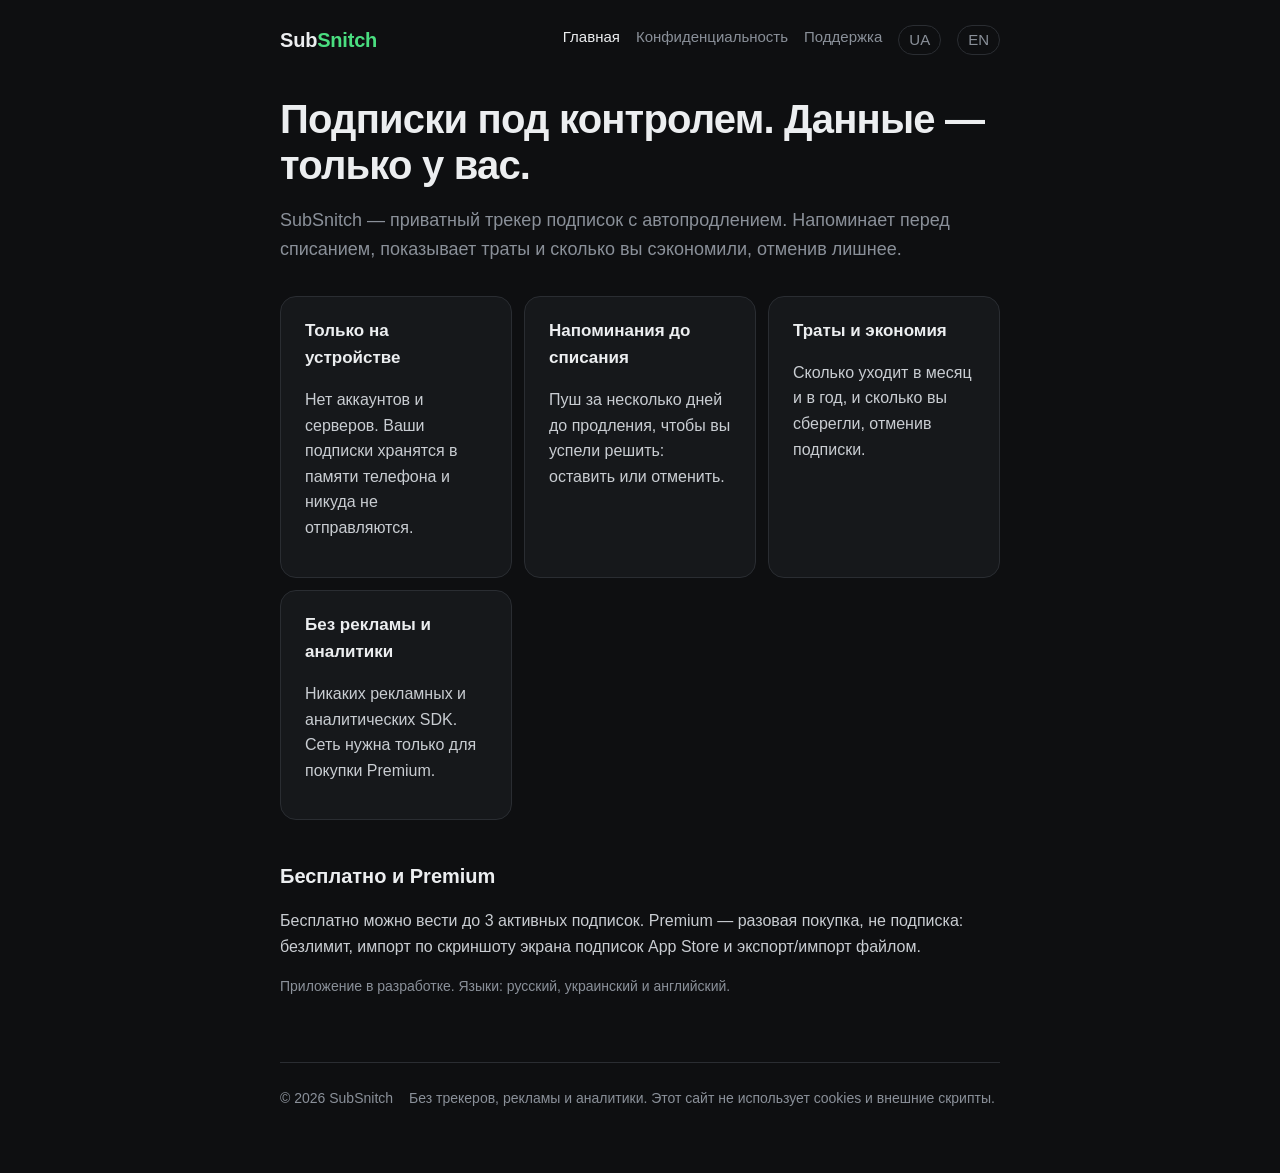
<file: index.html>
<!doctype html>
<html lang="ru">
<head>
<meta charset="utf-8">
<meta name="viewport" content="width=device-width, initial-scale=1, viewport-fit=cover">
<meta http-equiv="Content-Security-Policy" content="default-src 'none'; style-src 'self'; img-src 'self' data:; base-uri 'none'; form-action 'none'">
<meta name="referrer" content="no-referrer">
<meta name="description" content="Приватный трекер подписок с автопродлением. Всё хранится только на вашем устройстве.">
<meta name="color-scheme" content="dark">
<title>SubSnitch — приватный трекер подписок</title>
<link rel="stylesheet" href="style.css">
</head>
<body>
<div class="wrap">
  <header>
    <a class="logo" href="index.html">Sub<span>Snitch</span></a>
    <nav>
      <a href="index.html" aria-current="page">Главная</a>
      <a href="privacy.html">Конфиденциальность</a>
      <a href="support.html">Поддержка</a>
      <a class="lang" href="ua/index.html" hreflang="uk">UA</a>
      <a class="lang" href="en/index.html" hreflang="en">EN</a>
    </nav>
  </header>
  <main>
    <h1>Подписки под контролем. Данные — только у вас.</h1>
    <p class="lead">SubSnitch — приватный трекер подписок с автопродлением. Напоминает перед списанием, показывает траты и сколько вы сэкономили, отменив лишнее.</p>
    <div class="grid">
      <div class="card"><h3>Только на устройстве</h3><p>Нет аккаунтов и серверов. Ваши подписки хранятся в памяти телефона и никуда не отправляются.</p></div>
      <div class="card"><h3>Напоминания до списания</h3><p>Пуш за несколько дней до продления, чтобы вы успели решить: оставить или отменить.</p></div>
      <div class="card"><h3>Траты и экономия</h3><p>Сколько уходит в месяц и в год, и сколько вы сберегли, отменив подписки.</p></div>
      <div class="card"><h3>Без рекламы и аналитики</h3><p>Никаких рекламных и аналитических SDK. Сеть нужна только для покупки Premium.</p></div>
    </div>
    <h2>Бесплатно и Premium</h2>
    <p>Бесплатно можно вести до 3 активных подписок. Premium — разовая покупка, не подписка: безлимит, импорт по скриншоту экрана подписок App Store и экспорт/импорт файлом.</p>
    <p class="muted">Приложение в разработке. Языки: русский, украинский и английский.</p>
  </main>
  <footer>
    <span>© 2026 SubSnitch</span>
    <span>Без трекеров, рекламы и аналитики. Этот сайт не использует cookies и внешние скрипты.</span>
  </footer>
</div>
</body>
</html>
</file>
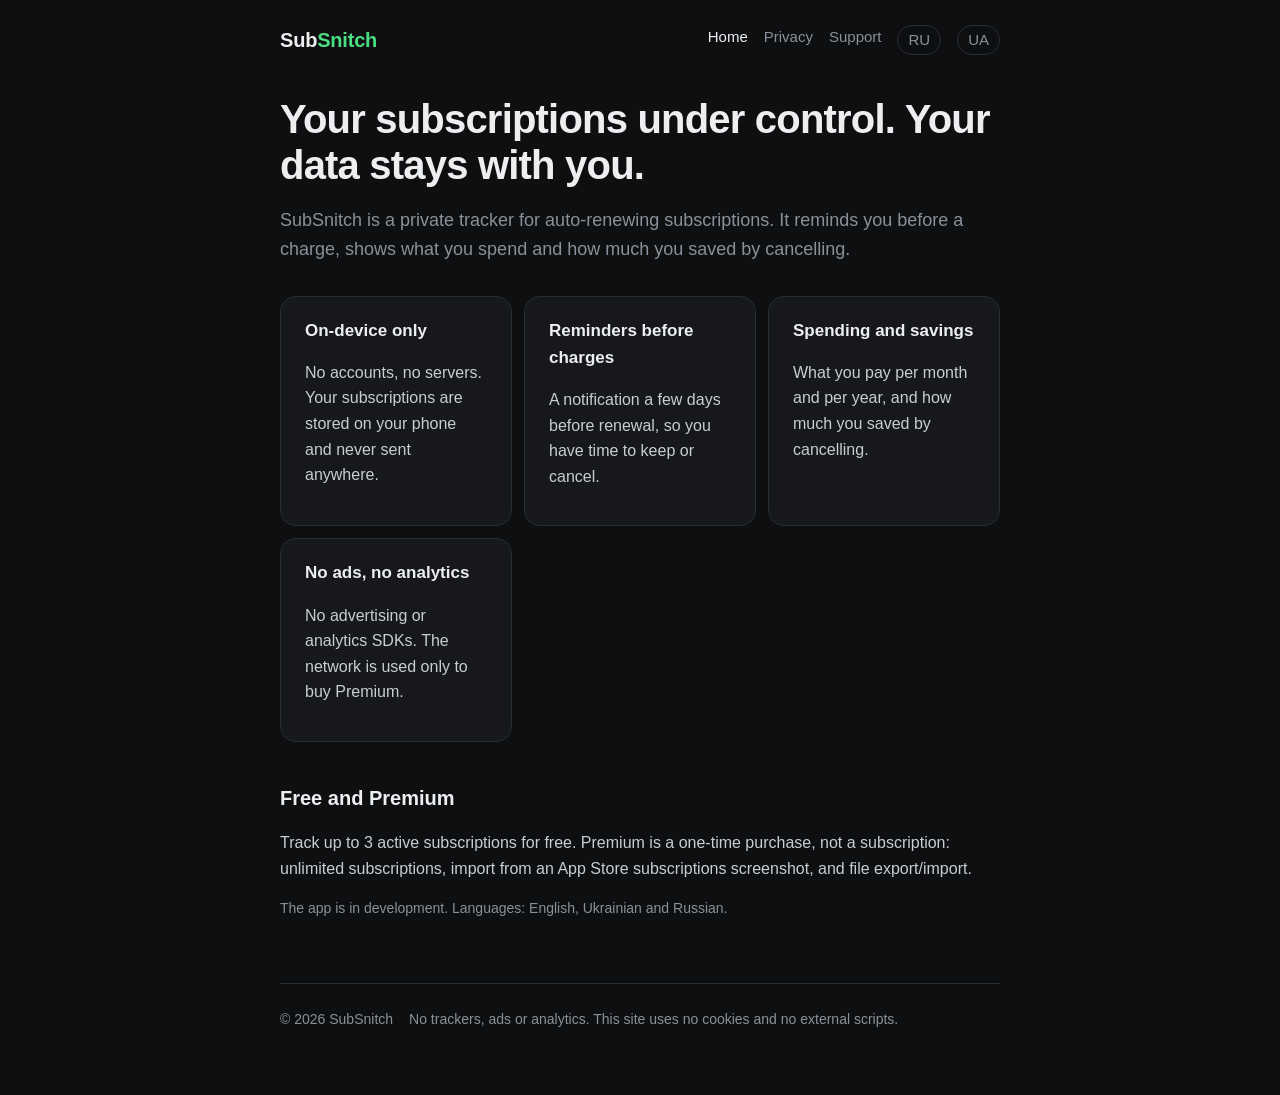
<file: en/index.html>
<!doctype html>
<html lang="en">
<head>
<meta charset="utf-8">
<meta name="viewport" content="width=device-width, initial-scale=1, viewport-fit=cover">
<meta http-equiv="Content-Security-Policy" content="default-src 'none'; style-src 'self'; img-src 'self' data:; base-uri 'none'; form-action 'none'">
<meta name="referrer" content="no-referrer">
<meta name="description" content="A private tracker for auto-renewing subscriptions. Everything stays on your device.">
<meta name="color-scheme" content="dark">
<title>SubSnitch — private subscription tracker</title>
<link rel="stylesheet" href="../style.css">
</head>
<body>
<div class="wrap">
  <header>
    <a class="logo" href="index.html">Sub<span>Snitch</span></a>
    <nav>
      <a href="index.html" aria-current="page">Home</a>
      <a href="privacy.html">Privacy</a>
      <a href="support.html">Support</a>
      <a class="lang" href="../index.html" hreflang="ru">RU</a>
      <a class="lang" href="../ua/index.html" hreflang="uk">UA</a>
    </nav>
  </header>
  <main>
    <h1>Your subscriptions under control. Your data stays with you.</h1>
    <p class="lead">SubSnitch is a private tracker for auto-renewing subscriptions. It reminds you before a charge, shows what you spend and how much you saved by cancelling.</p>
    <div class="grid">
      <div class="card"><h3>On-device only</h3><p>No accounts, no servers. Your subscriptions are stored on your phone and never sent anywhere.</p></div>
      <div class="card"><h3>Reminders before charges</h3><p>A notification a few days before renewal, so you have time to keep or cancel.</p></div>
      <div class="card"><h3>Spending and savings</h3><p>What you pay per month and per year, and how much you saved by cancelling.</p></div>
      <div class="card"><h3>No ads, no analytics</h3><p>No advertising or analytics SDKs. The network is used only to buy Premium.</p></div>
    </div>
    <h2>Free and Premium</h2>
    <p>Track up to 3 active subscriptions for free. Premium is a one-time purchase, not a subscription: unlimited subscriptions, import from an App Store subscriptions screenshot, and file export/import.</p>
    <p class="muted">The app is in development. Languages: English, Ukrainian and Russian.</p>
  </main>
  <footer>
    <span>© 2026 SubSnitch</span>
    <span>No trackers, ads or analytics. This site uses no cookies and no external scripts.</span>
  </footer>
</div>
</body>
</html>
</file>
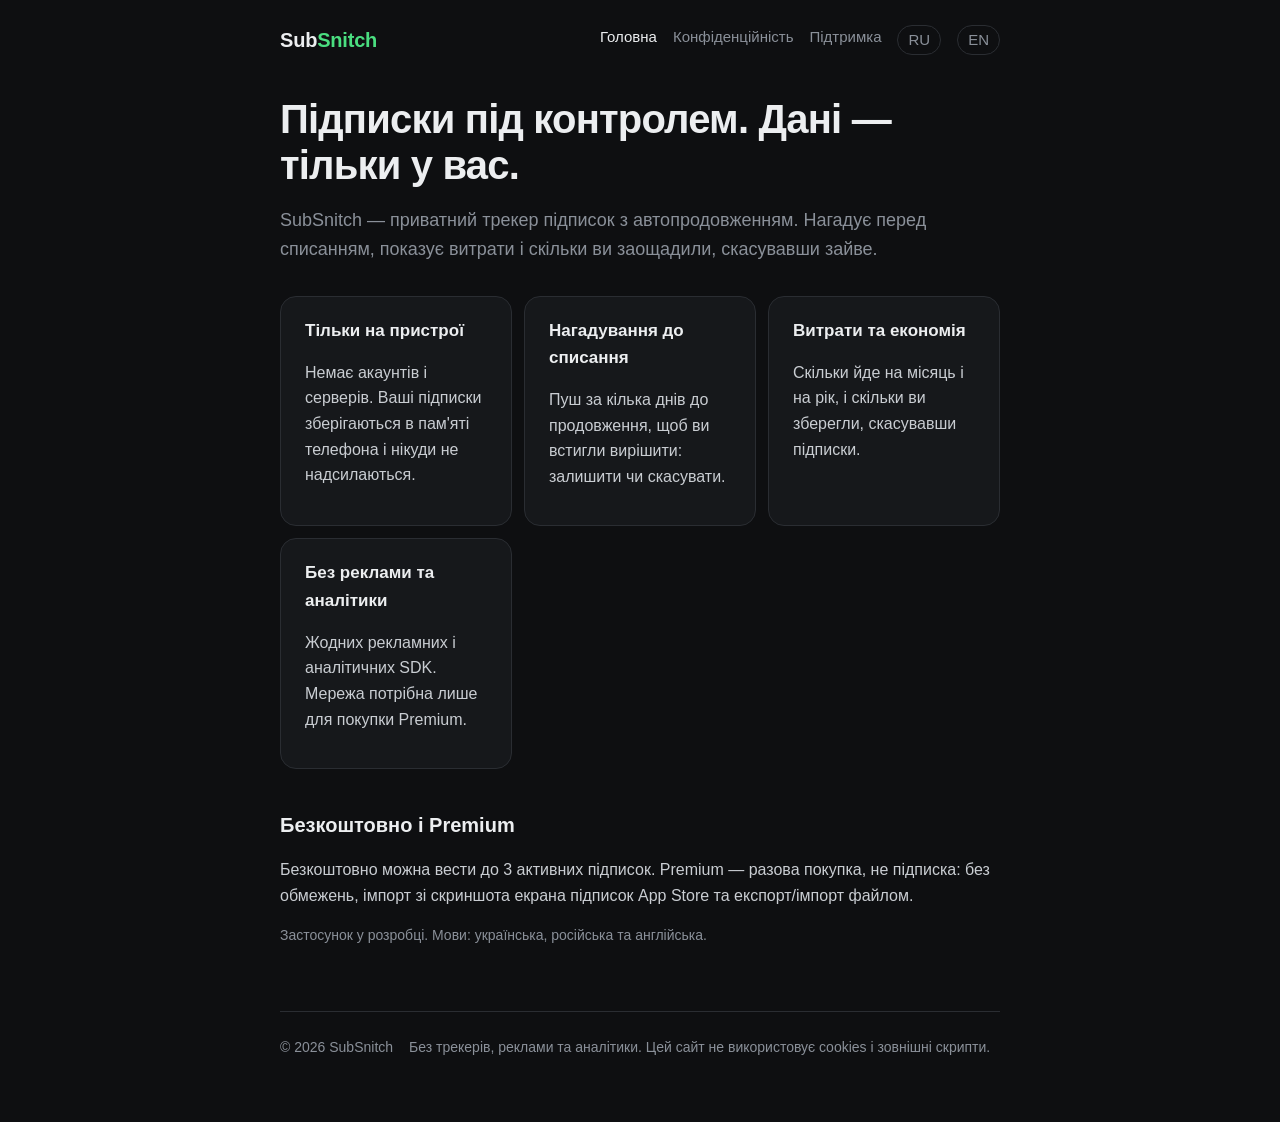
<file: ua/index.html>
<!doctype html>
<html lang="uk">
<head>
<meta charset="utf-8">
<meta name="viewport" content="width=device-width, initial-scale=1, viewport-fit=cover">
<meta http-equiv="Content-Security-Policy" content="default-src 'none'; style-src 'self'; img-src 'self' data:; base-uri 'none'; form-action 'none'">
<meta name="referrer" content="no-referrer">
<meta name="description" content="Приватний трекер підписок з автопродовженням. Усе зберігається тільки на вашому пристрої.">
<meta name="color-scheme" content="dark">
<title>SubSnitch — приватний трекер підписок</title>
<link rel="stylesheet" href="../style.css">
</head>
<body>
<div class="wrap">
  <header>
    <a class="logo" href="index.html">Sub<span>Snitch</span></a>
    <nav>
      <a href="index.html" aria-current="page">Головна</a>
      <a href="privacy.html">Конфіденційність</a>
      <a href="support.html">Підтримка</a>
      <a class="lang" href="../index.html" hreflang="ru">RU</a>
      <a class="lang" href="../en/index.html" hreflang="en">EN</a>
    </nav>
  </header>
  <main>
    <h1>Підписки під контролем. Дані — тільки у вас.</h1>
    <p class="lead">SubSnitch — приватний трекер підписок з автопродовженням. Нагадує перед списанням, показує витрати і скільки ви заощадили, скасувавши зайве.</p>
    <div class="grid">
      <div class="card"><h3>Тільки на пристрої</h3><p>Немає акаунтів і серверів. Ваші підписки зберігаються в пам'яті телефона і нікуди не надсилаються.</p></div>
      <div class="card"><h3>Нагадування до списання</h3><p>Пуш за кілька днів до продовження, щоб ви встигли вирішити: залишити чи скасувати.</p></div>
      <div class="card"><h3>Витрати та економія</h3><p>Скільки йде на місяць і на рік, і скільки ви зберегли, скасувавши підписки.</p></div>
      <div class="card"><h3>Без реклами та аналітики</h3><p>Жодних рекламних і аналітичних SDK. Мережа потрібна лише для покупки Premium.</p></div>
    </div>
    <h2>Безкоштовно і Premium</h2>
    <p>Безкоштовно можна вести до 3 активних підписок. Premium — разова покупка, не підписка: без обмежень, імпорт зі скриншота екрана підписок App Store та експорт/імпорт файлом.</p>
    <p class="muted">Застосунок у розробці. Мови: українська, російська та англійська.</p>
  </main>
  <footer>
    <span>© 2026 SubSnitch</span>
    <span>Без трекерів, реклами та аналітики. Цей сайт не використовує cookies і зовнішні скрипти.</span>
  </footer>
</div>
</body>
</html>
</file>
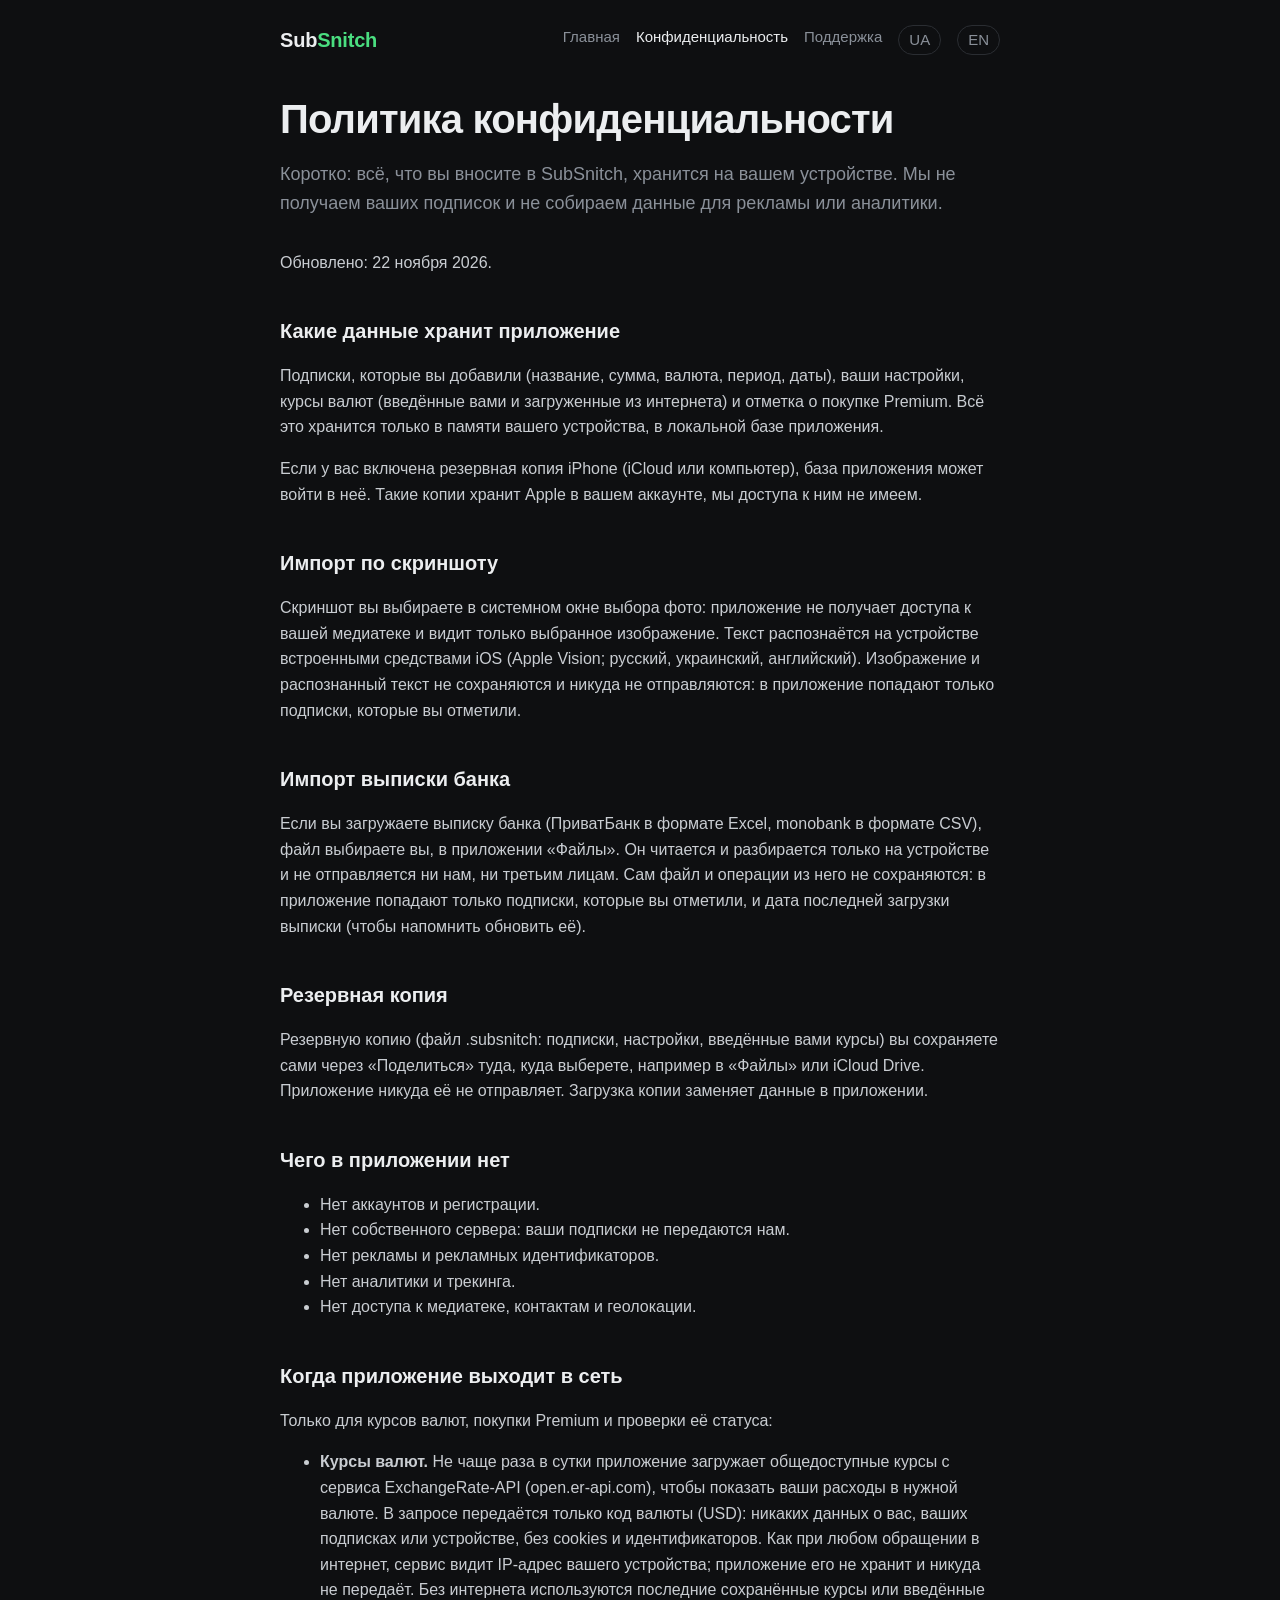
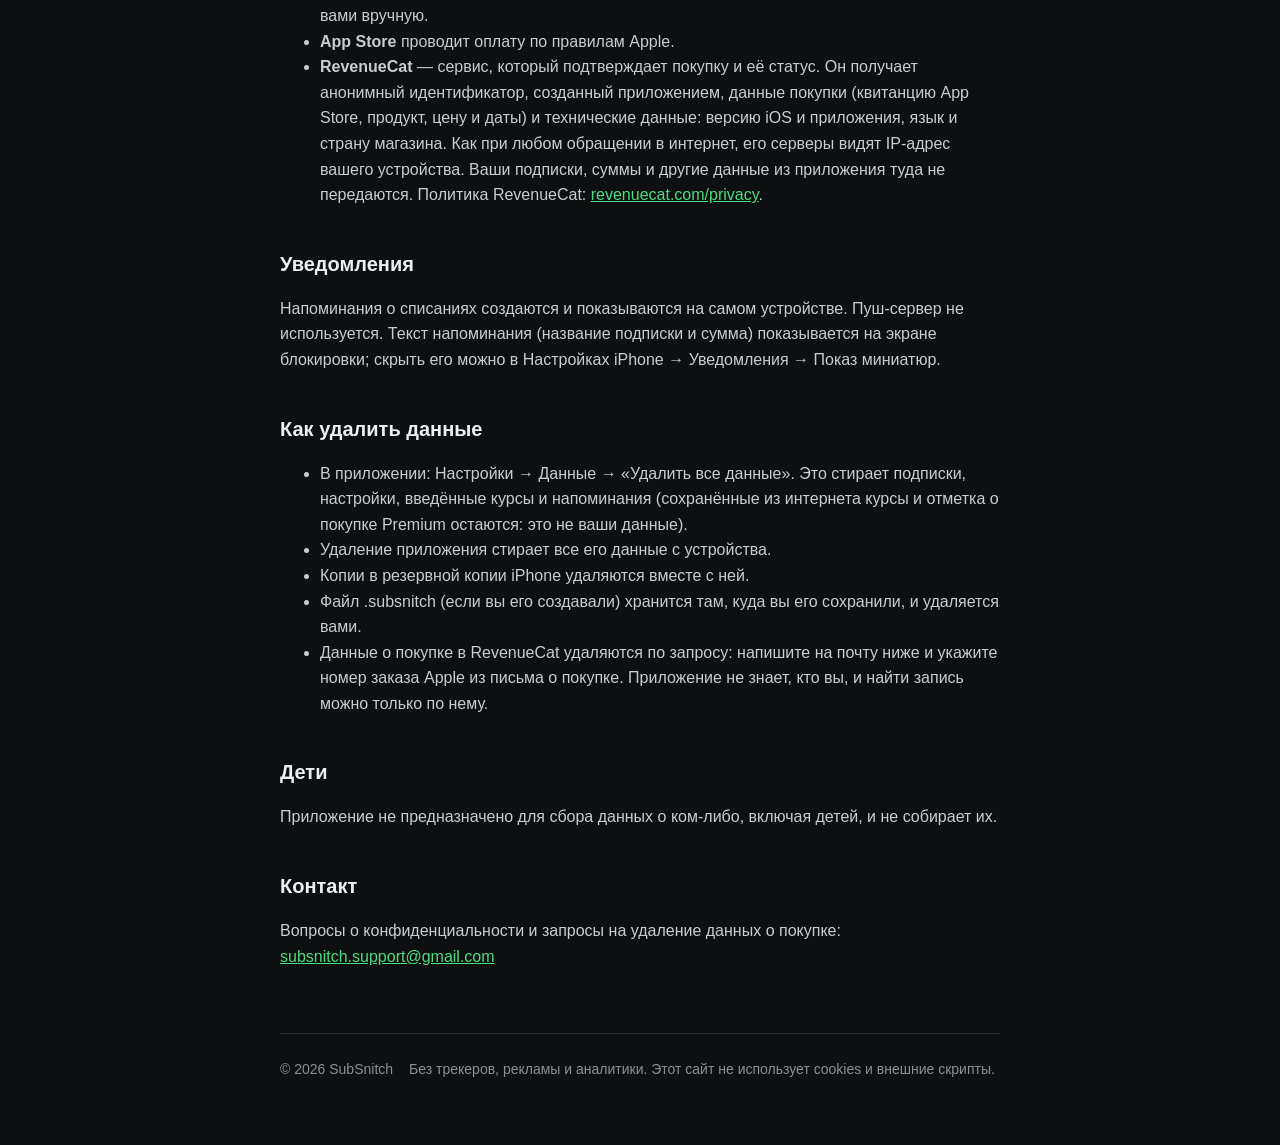
<file: privacy.html>
<!doctype html>
<html lang="ru">
<head>
<meta charset="utf-8">
<meta name="viewport" content="width=device-width, initial-scale=1, viewport-fit=cover">
<meta http-equiv="Content-Security-Policy" content="default-src 'none'; style-src 'self'; img-src 'self' data:; base-uri 'none'; form-action 'none'">
<meta name="referrer" content="no-referrer">
<meta name="description" content="Политика конфиденциальности SubSnitch: данные только на устройстве.">
<meta name="color-scheme" content="dark">
<title>Политика конфиденциальности — SubSnitch</title>
<link rel="stylesheet" href="style.css">
</head>
<body>
<div class="wrap">
  <header>
    <a class="logo" href="index.html">Sub<span>Snitch</span></a>
    <nav>
      <a href="index.html">Главная</a>
      <a href="privacy.html" aria-current="page">Конфиденциальность</a>
      <a href="support.html">Поддержка</a>
      <a class="lang" href="ua/privacy.html" hreflang="uk">UA</a>
      <a class="lang" href="en/privacy.html" hreflang="en">EN</a>
    </nav>
  </header>
  <main>
    <h1>Политика конфиденциальности</h1>
    <p class="lead">Коротко: всё, что вы вносите в SubSnitch, хранится на вашем устройстве. Мы не получаем ваших подписок и не собираем данные для рекламы или аналитики.</p>
    <p>Обновлено: 22 ноября 2026.</p>

    <h2>Какие данные хранит приложение</h2>
    <p>Подписки, которые вы добавили (название, сумма, валюта, период, даты), ваши настройки, курсы валют (введённые вами и загруженные из интернета) и отметка о покупке Premium. Всё это хранится только в памяти вашего устройства, в локальной базе приложения.</p>
    <p>Если у вас включена резервная копия iPhone (iCloud или компьютер), база приложения может войти в неё. Такие копии хранит Apple в вашем аккаунте, мы доступа к ним не имеем.</p>

    <h2>Импорт по скриншоту</h2>
    <p>Скриншот вы выбираете в системном окне выбора фото: приложение не получает доступа к вашей медиатеке и видит только выбранное изображение. Текст распознаётся на устройстве встроенными средствами iOS (Apple Vision; русский, украинский, английский). Изображение и распознанный текст не сохраняются и никуда не отправляются: в приложение попадают только подписки, которые вы отметили.</p>

    <h2>Импорт выписки банка</h2>
    <p>Если вы загружаете выписку банка (ПриватБанк в формате Excel, monobank в формате CSV), файл выбираете вы, в приложении «Файлы». Он читается и разбирается только на устройстве и не отправляется ни нам, ни третьим лицам. Сам файл и операции из него не сохраняются: в приложение попадают только подписки, которые вы отметили, и дата последней загрузки выписки (чтобы напомнить обновить её).</p>

    <h2>Резервная копия</h2>
    <p>Резервную копию (файл .subsnitch: подписки, настройки, введённые вами курсы) вы сохраняете сами через «Поделиться» туда, куда выберете, например в «Файлы» или iCloud Drive. Приложение никуда её не отправляет. Загрузка копии заменяет данные в приложении.</p>

    <h2>Чего в приложении нет</h2>
    <ul>
      <li>Нет аккаунтов и регистрации.</li>
      <li>Нет собственного сервера: ваши подписки не передаются нам.</li>
      <li>Нет рекламы и рекламных идентификаторов.</li>
      <li>Нет аналитики и трекинга.</li>
      <li>Нет доступа к медиатеке, контактам и геолокации.</li>
    </ul>

    <h2>Когда приложение выходит в сеть</h2>
    <p>Только для курсов валют, покупки Premium и проверки её статуса:</p>
    <ul>
      <li><strong>Курсы валют.</strong> Не чаще раза в сутки приложение загружает общедоступные курсы с сервиса ExchangeRate-API (open.er-api.com), чтобы показать ваши расходы в нужной валюте. В запросе передаётся только код валюты (USD): никаких данных о вас, ваших подписках или устройстве, без cookies и идентификаторов. Как при любом обращении в интернет, сервис видит IP-адрес вашего устройства; приложение его не хранит и никуда не передаёт. Без интернета используются последние сохранённые курсы или введённые вами вручную.</li>
      <li><strong>App Store</strong> проводит оплату по правилам Apple.</li>
      <li><strong>RevenueCat</strong> — сервис, который подтверждает покупку и её статус. Он получает анонимный идентификатор, созданный приложением, данные покупки (квитанцию App Store, продукт, цену и даты) и технические данные: версию iOS и приложения, язык и страну магазина. Как при любом обращении в интернет, его серверы видят IP-адрес вашего устройства. Ваши подписки, суммы и другие данные из приложения туда не передаются. Политика RevenueCat: <a href="https://www.revenuecat.com/privacy">revenuecat.com/privacy</a>.</li>
    </ul>

    <h2>Уведомления</h2>
    <p>Напоминания о списаниях создаются и показываются на самом устройстве. Пуш-сервер не используется. Текст напоминания (название подписки и сумма) показывается на экране блокировки; скрыть его можно в Настройках iPhone → Уведомления → Показ миниатюр.</p>

    <h2>Как удалить данные</h2>
    <ul>
      <li>В приложении: Настройки → Данные → «Удалить все данные». Это стирает подписки, настройки, введённые курсы и напоминания (сохранённые из интернета курсы и отметка о покупке Premium остаются: это не ваши данные).</li>
      <li>Удаление приложения стирает все его данные с устройства.</li>
      <li>Копии в резервной копии iPhone удаляются вместе с ней.</li>
      <li>Файл .subsnitch (если вы его создавали) хранится там, куда вы его сохранили, и удаляется вами.</li>
      <li>Данные о покупке в RevenueCat удаляются по запросу: напишите на почту ниже и укажите номер заказа Apple из письма о покупке. Приложение не знает, кто вы, и найти запись можно только по нему.</li>
    </ul>

    <h2>Дети</h2>
    <p>Приложение не предназначено для сбора данных о ком-либо, включая детей, и не собирает их.</p>

    <h2>Контакт</h2>
    <p>Вопросы о конфиденциальности и запросы на удаление данных о покупке: <a href="mailto:subsnitch.support@gmail.com">subsnitch.support@gmail.com</a></p>
  </main>
  <footer>
    <span>© 2026 SubSnitch</span>
    <span>Без трекеров, рекламы и аналитики. Этот сайт не использует cookies и внешние скрипты.</span>
  </footer>
</div>
</body>
</html>
</file>
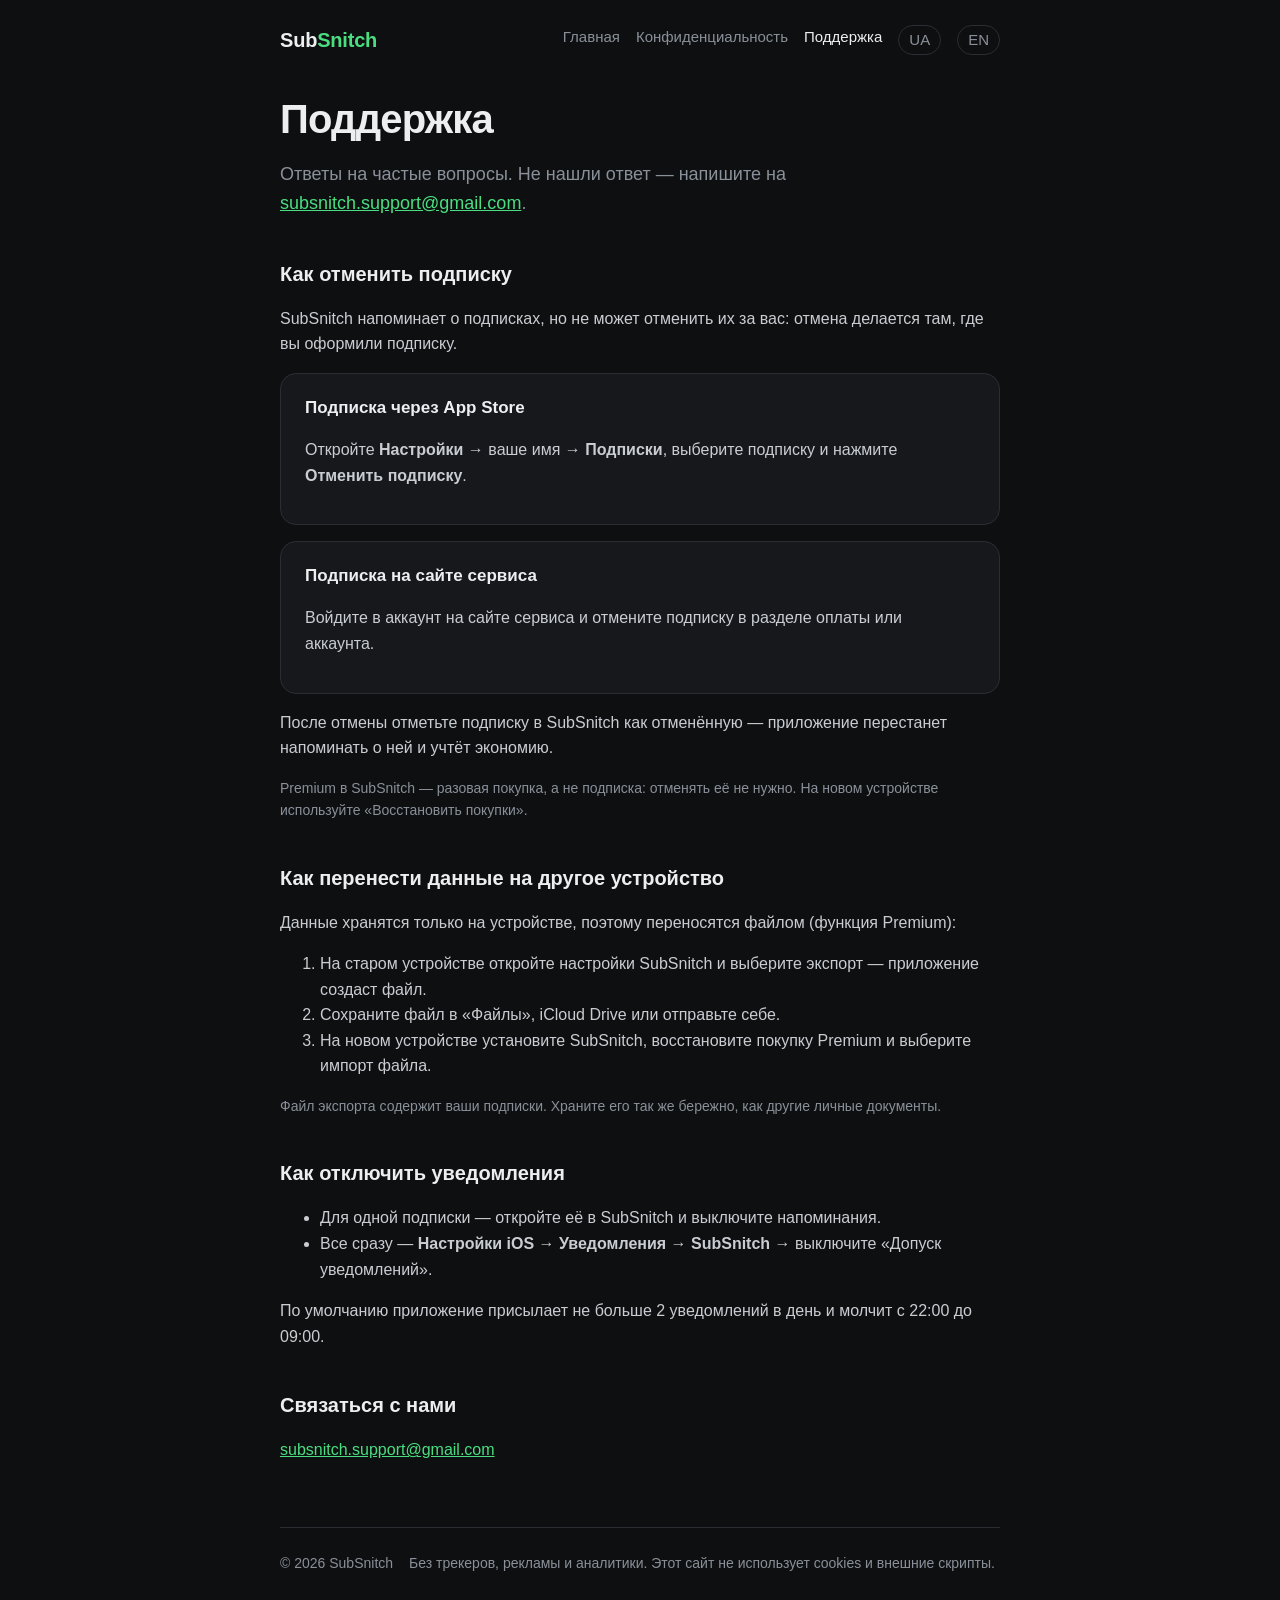
<file: support.html>
<!doctype html>
<html lang="ru">
<head>
<meta charset="utf-8">
<meta name="viewport" content="width=device-width, initial-scale=1, viewport-fit=cover">
<meta http-equiv="Content-Security-Policy" content="default-src 'none'; style-src 'self'; img-src 'self' data:; base-uri 'none'; form-action 'none'">
<meta name="referrer" content="no-referrer">
<meta name="description" content="Помощь по SubSnitch: отмена подписок, перенос данных, уведомления.">
<meta name="color-scheme" content="dark">
<title>Поддержка — SubSnitch</title>
<link rel="stylesheet" href="style.css">
</head>
<body>
<div class="wrap">
  <header>
    <a class="logo" href="index.html">Sub<span>Snitch</span></a>
    <nav>
      <a href="index.html">Главная</a>
      <a href="privacy.html">Конфиденциальность</a>
      <a href="support.html" aria-current="page">Поддержка</a>
      <a class="lang" href="ua/support.html" hreflang="uk">UA</a>
      <a class="lang" href="en/support.html" hreflang="en">EN</a>
    </nav>
  </header>
  <main>
    <h1>Поддержка</h1>
    <p class="lead">Ответы на частые вопросы. Не нашли ответ — напишите на <a href="mailto:subsnitch.support@gmail.com">subsnitch.support@gmail.com</a>.</p>

    <h2>Как отменить подписку</h2>
    <p>SubSnitch напоминает о подписках, но не может отменить их за вас: отмена делается там, где вы оформили подписку.</p>
    <div class="card">
      <h3>Подписка через App Store</h3>
      <p>Откройте <strong>Настройки</strong> → ваше имя → <strong>Подписки</strong>, выберите подписку и нажмите <strong>Отменить подписку</strong>.</p>
    </div>
    <div class="card">
      <h3>Подписка на сайте сервиса</h3>
      <p>Войдите в аккаунт на сайте сервиса и отмените подписку в разделе оплаты или аккаунта.</p>
    </div>
    <p>После отмены отметьте подписку в SubSnitch как отменённую — приложение перестанет напоминать о ней и учтёт экономию.</p>
    <p class="muted">Premium в SubSnitch — разовая покупка, а не подписка: отменять её не нужно. На новом устройстве используйте «Восстановить покупки».</p>

    <h2>Как перенести данные на другое устройство</h2>
    <p>Данные хранятся только на устройстве, поэтому переносятся файлом (функция Premium):</p>
    <ol>
      <li>На старом устройстве откройте настройки SubSnitch и выберите экспорт — приложение создаст файл.</li>
      <li>Сохраните файл в «Файлы», iCloud Drive или отправьте себе.</li>
      <li>На новом устройстве установите SubSnitch, восстановите покупку Premium и выберите импорт файла.</li>
    </ol>
    <p class="muted">Файл экспорта содержит ваши подписки. Храните его так же бережно, как другие личные документы.</p>

    <h2>Как отключить уведомления</h2>
    <ul>
      <li>Для одной подписки — откройте её в SubSnitch и выключите напоминания.</li>
      <li>Все сразу — <strong>Настройки iOS</strong> → <strong>Уведомления</strong> → <strong>SubSnitch</strong> → выключите «Допуск уведомлений».</li>
    </ul>
    <p>По умолчанию приложение присылает не больше 2 уведомлений в день и молчит с 22:00 до 09:00.</p>

    <h2>Связаться с нами</h2>
    <p><a href="mailto:subsnitch.support@gmail.com">subsnitch.support@gmail.com</a></p>
  </main>
  <footer>
    <span>© 2026 SubSnitch</span>
    <span>Без трекеров, рекламы и аналитики. Этот сайт не использует cookies и внешние скрипты.</span>
  </footer>
</div>
</body>
</html>
</file>
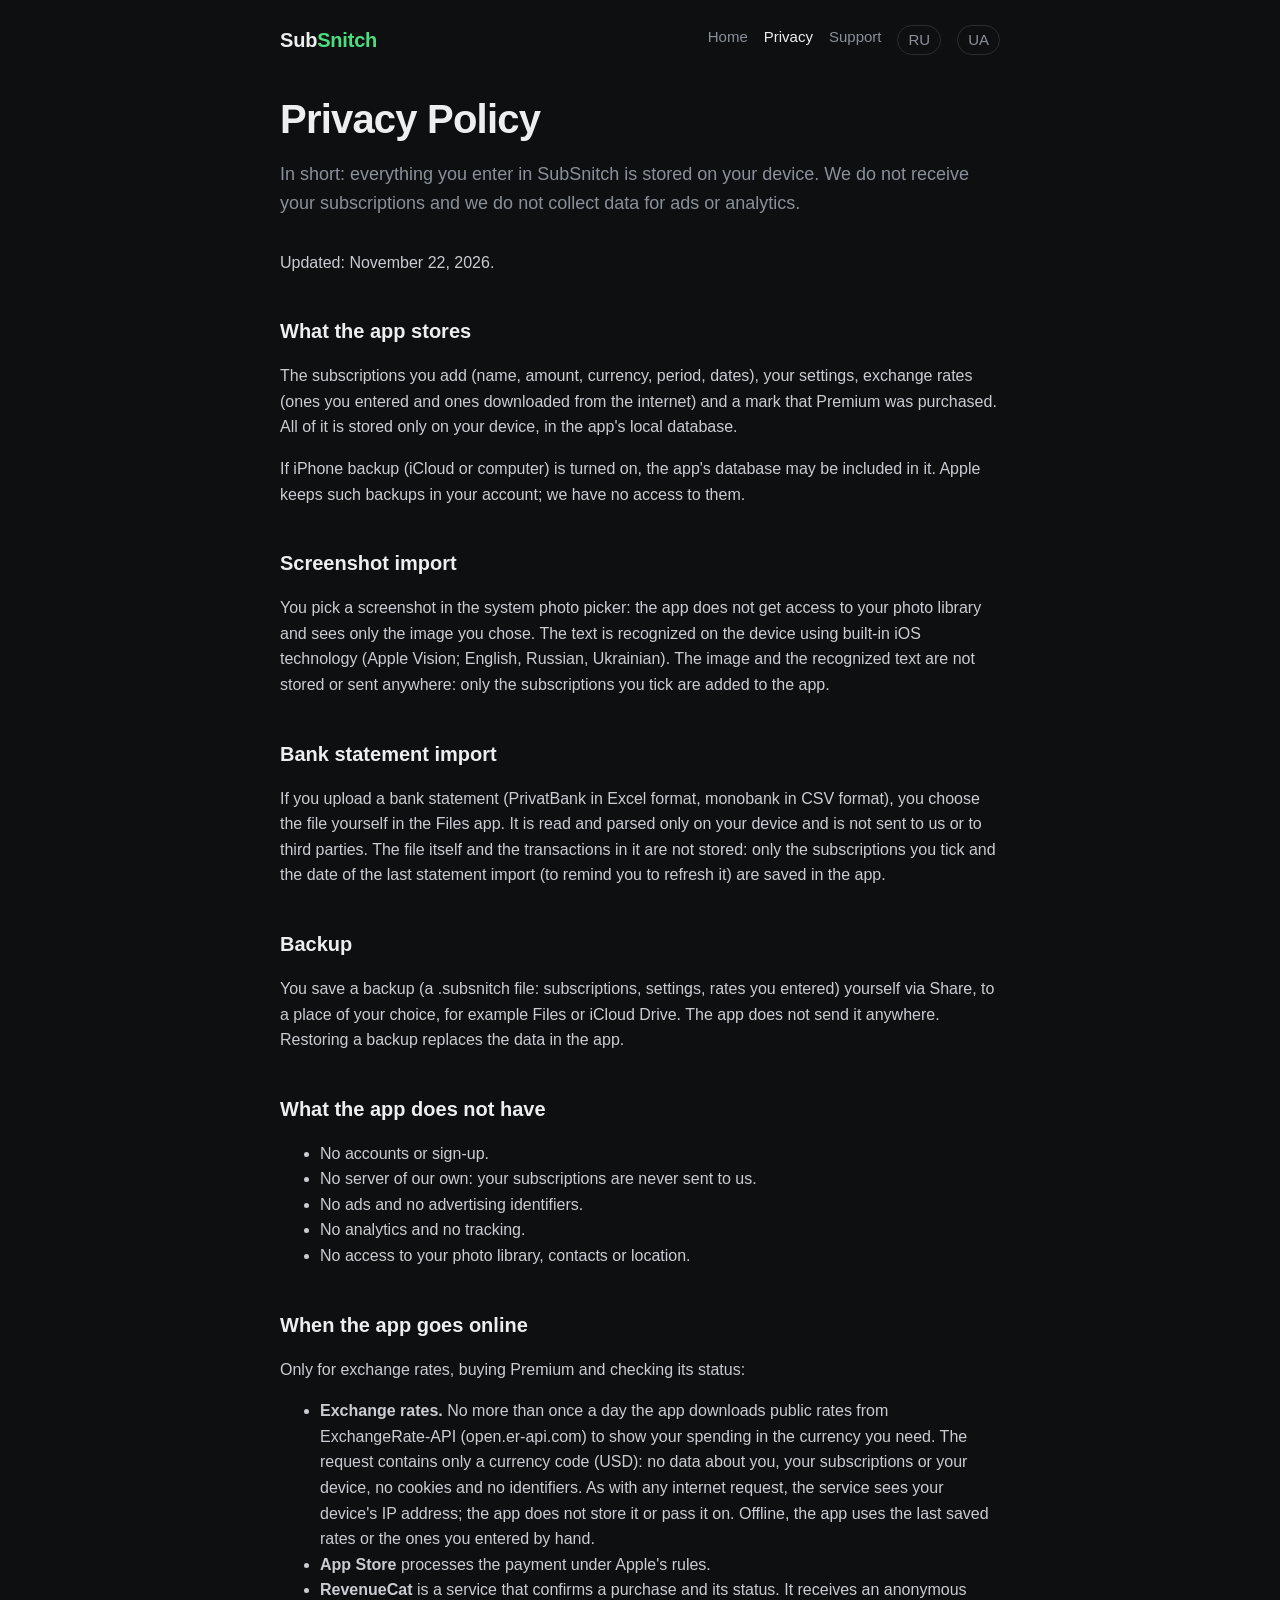
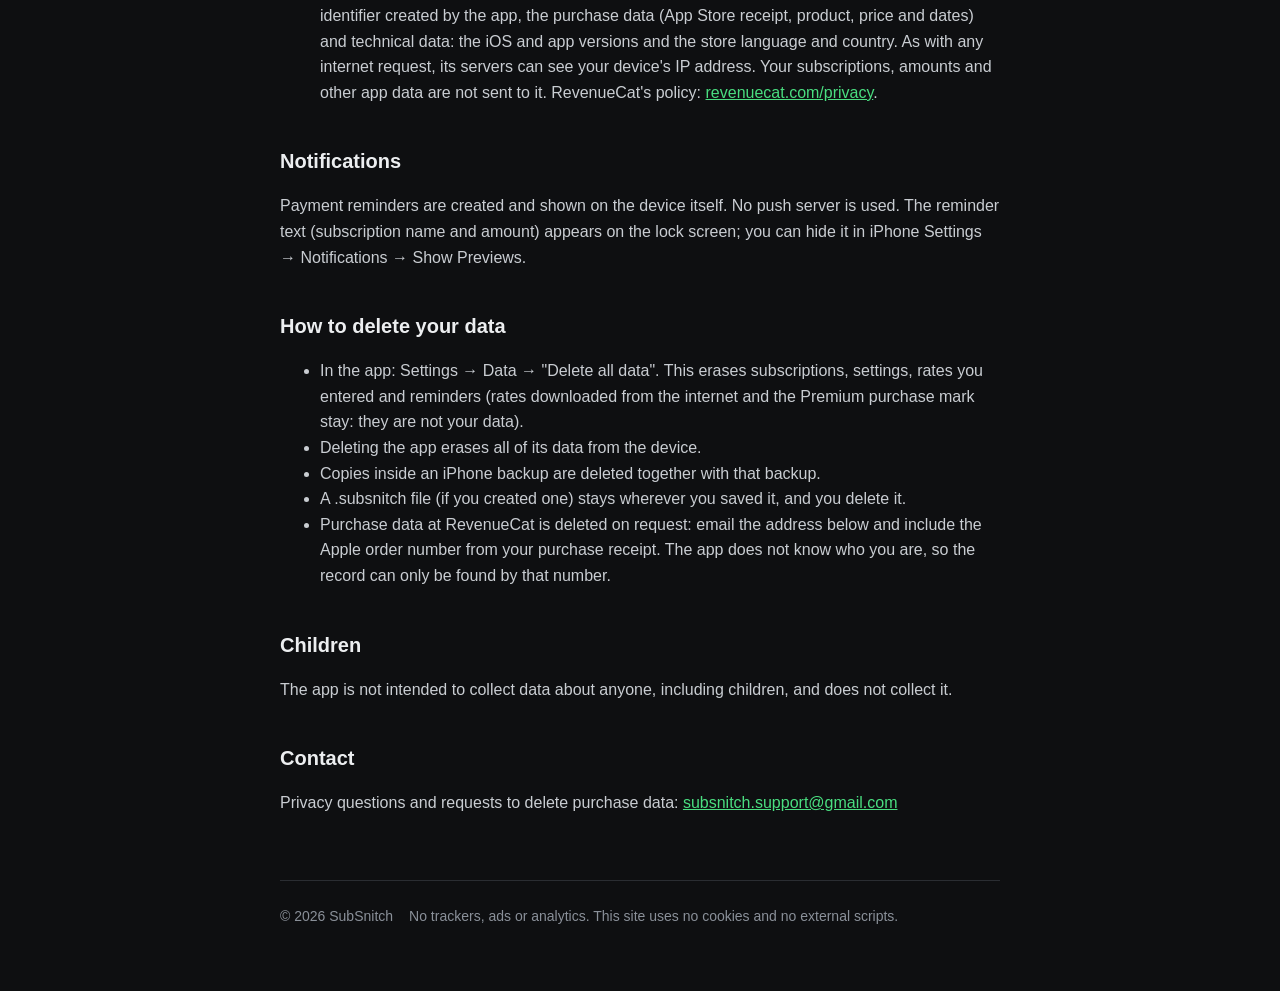
<file: en/privacy.html>
<!doctype html>
<html lang="en">
<head>
<meta charset="utf-8">
<meta name="viewport" content="width=device-width, initial-scale=1, viewport-fit=cover">
<meta http-equiv="Content-Security-Policy" content="default-src 'none'; style-src 'self'; img-src 'self' data:; base-uri 'none'; form-action 'none'">
<meta name="referrer" content="no-referrer">
<meta name="description" content="SubSnitch privacy policy: your data stays on your device.">
<meta name="color-scheme" content="dark">
<title>Privacy Policy — SubSnitch</title>
<link rel="stylesheet" href="../style.css">
</head>
<body>
<div class="wrap">
  <header>
    <a class="logo" href="index.html">Sub<span>Snitch</span></a>
    <nav>
      <a href="index.html">Home</a>
      <a href="privacy.html" aria-current="page">Privacy</a>
      <a href="support.html">Support</a>
      <a class="lang" href="../privacy.html" hreflang="ru">RU</a>
      <a class="lang" href="../ua/privacy.html" hreflang="uk">UA</a>
    </nav>
  </header>
  <main>
    <h1>Privacy Policy</h1>
    <p class="lead">In short: everything you enter in SubSnitch is stored on your device. We do not receive your subscriptions and we do not collect data for ads or analytics.</p>
    <p>Updated: November 22, 2026.</p>

    <h2>What the app stores</h2>
    <p>The subscriptions you add (name, amount, currency, period, dates), your settings, exchange rates (ones you entered and ones downloaded from the internet) and a mark that Premium was purchased. All of it is stored only on your device, in the app's local database.</p>
    <p>If iPhone backup (iCloud or computer) is turned on, the app's database may be included in it. Apple keeps such backups in your account; we have no access to them.</p>

    <h2>Screenshot import</h2>
    <p>You pick a screenshot in the system photo picker: the app does not get access to your photo library and sees only the image you chose. The text is recognized on the device using built-in iOS technology (Apple Vision; English, Russian, Ukrainian). The image and the recognized text are not stored or sent anywhere: only the subscriptions you tick are added to the app.</p>

    <h2>Bank statement import</h2>
    <p>If you upload a bank statement (PrivatBank in Excel format, monobank in CSV format), you choose the file yourself in the Files app. It is read and parsed only on your device and is not sent to us or to third parties. The file itself and the transactions in it are not stored: only the subscriptions you tick and the date of the last statement import (to remind you to refresh it) are saved in the app.</p>

    <h2>Backup</h2>
    <p>You save a backup (a .subsnitch file: subscriptions, settings, rates you entered) yourself via Share, to a place of your choice, for example Files or iCloud Drive. The app does not send it anywhere. Restoring a backup replaces the data in the app.</p>

    <h2>What the app does not have</h2>
    <ul>
      <li>No accounts or sign-up.</li>
      <li>No server of our own: your subscriptions are never sent to us.</li>
      <li>No ads and no advertising identifiers.</li>
      <li>No analytics and no tracking.</li>
      <li>No access to your photo library, contacts or location.</li>
    </ul>

    <h2>When the app goes online</h2>
    <p>Only for exchange rates, buying Premium and checking its status:</p>
    <ul>
      <li><strong>Exchange rates.</strong> No more than once a day the app downloads public rates from ExchangeRate-API (open.er-api.com) to show your spending in the currency you need. The request contains only a currency code (USD): no data about you, your subscriptions or your device, no cookies and no identifiers. As with any internet request, the service sees your device's IP address; the app does not store it or pass it on. Offline, the app uses the last saved rates or the ones you entered by hand.</li>
      <li><strong>App Store</strong> processes the payment under Apple's rules.</li>
      <li><strong>RevenueCat</strong> is a service that confirms a purchase and its status. It receives an anonymous identifier created by the app, the purchase data (App Store receipt, product, price and dates) and technical data: the iOS and app versions and the store language and country. As with any internet request, its servers can see your device's IP address. Your subscriptions, amounts and other app data are not sent to it. RevenueCat's policy: <a href="https://www.revenuecat.com/privacy">revenuecat.com/privacy</a>.</li>
    </ul>

    <h2>Notifications</h2>
    <p>Payment reminders are created and shown on the device itself. No push server is used. The reminder text (subscription name and amount) appears on the lock screen; you can hide it in iPhone Settings → Notifications → Show Previews.</p>

    <h2>How to delete your data</h2>
    <ul>
      <li>In the app: Settings → Data → "Delete all data". This erases subscriptions, settings, rates you entered and reminders (rates downloaded from the internet and the Premium purchase mark stay: they are not your data).</li>
      <li>Deleting the app erases all of its data from the device.</li>
      <li>Copies inside an iPhone backup are deleted together with that backup.</li>
      <li>A .subsnitch file (if you created one) stays wherever you saved it, and you delete it.</li>
      <li>Purchase data at RevenueCat is deleted on request: email the address below and include the Apple order number from your purchase receipt. The app does not know who you are, so the record can only be found by that number.</li>
    </ul>

    <h2>Children</h2>
    <p>The app is not intended to collect data about anyone, including children, and does not collect it.</p>

    <h2>Contact</h2>
    <p>Privacy questions and requests to delete purchase data: <a href="mailto:subsnitch.support@gmail.com">subsnitch.support@gmail.com</a></p>
  </main>
  <footer>
    <span>© 2026 SubSnitch</span>
    <span>No trackers, ads or analytics. This site uses no cookies and no external scripts.</span>
  </footer>
</div>
</body>
</html>
</file>
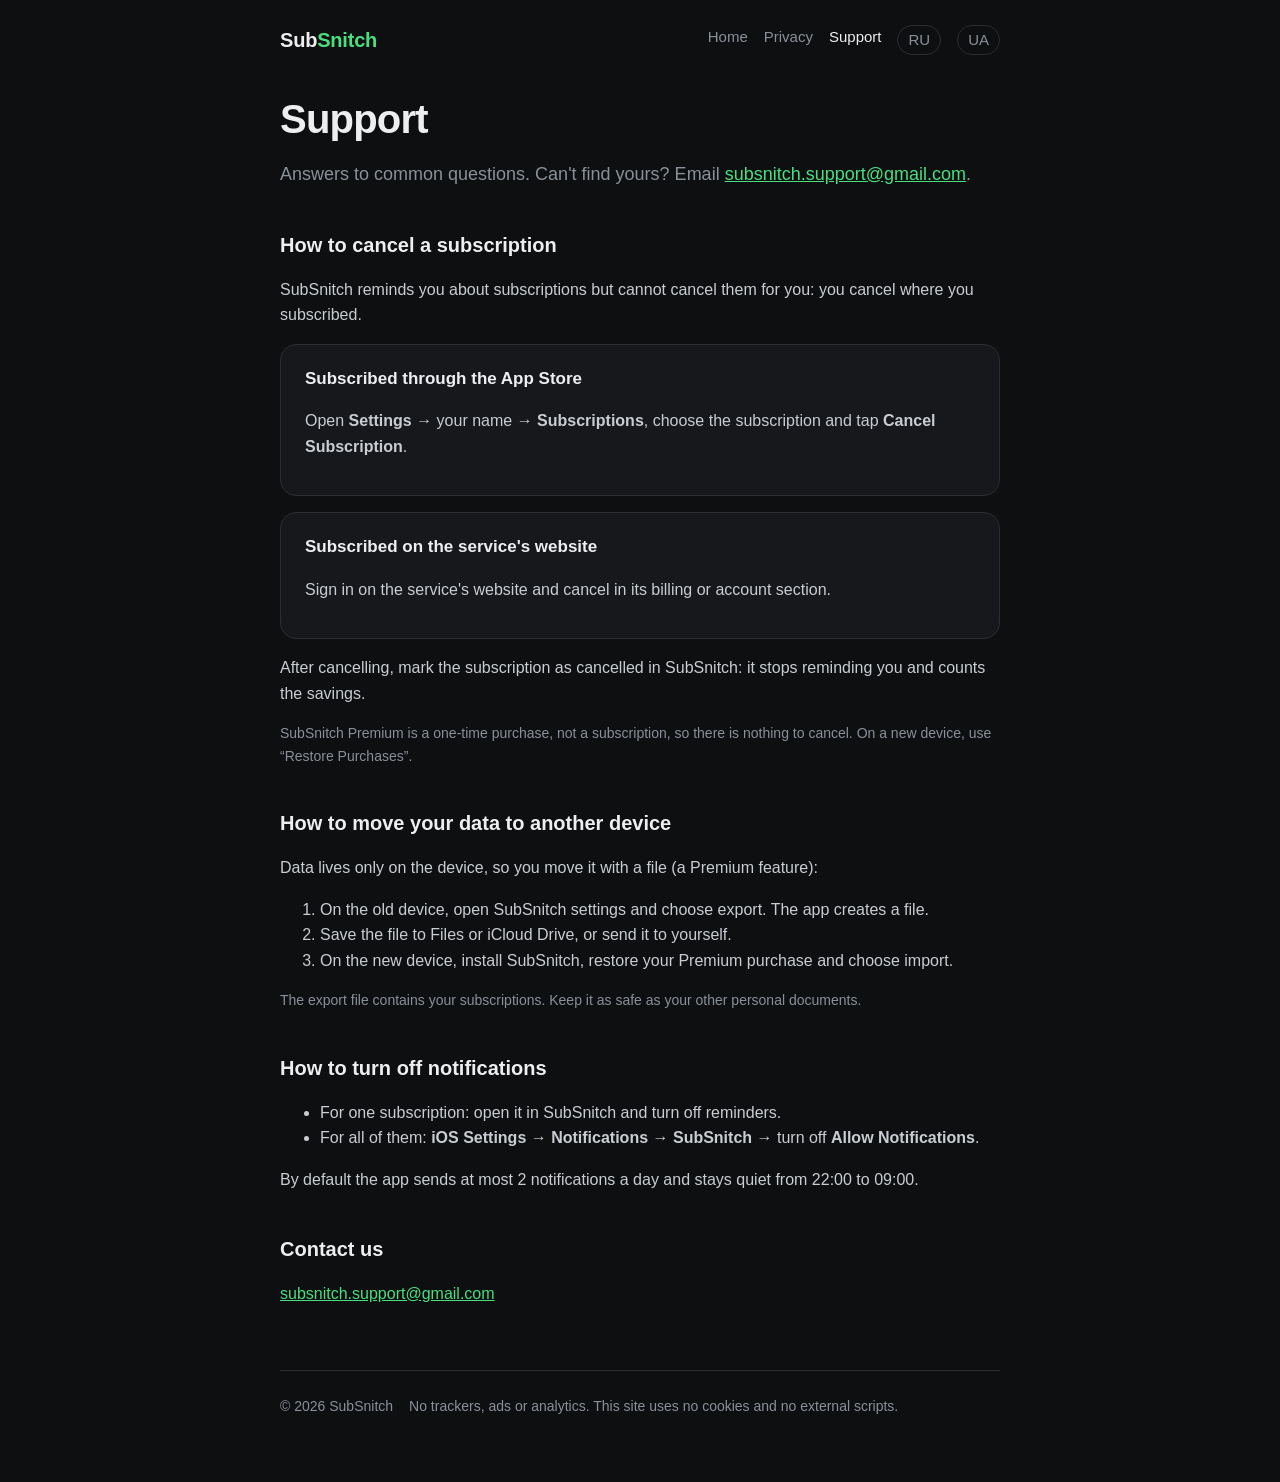
<file: en/support.html>
<!doctype html>
<html lang="en">
<head>
<meta charset="utf-8">
<meta name="viewport" content="width=device-width, initial-scale=1, viewport-fit=cover">
<meta http-equiv="Content-Security-Policy" content="default-src 'none'; style-src 'self'; img-src 'self' data:; base-uri 'none'; form-action 'none'">
<meta name="referrer" content="no-referrer">
<meta name="description" content="SubSnitch help: cancelling subscriptions, moving data, notifications.">
<meta name="color-scheme" content="dark">
<title>Support — SubSnitch</title>
<link rel="stylesheet" href="../style.css">
</head>
<body>
<div class="wrap">
  <header>
    <a class="logo" href="index.html">Sub<span>Snitch</span></a>
    <nav>
      <a href="index.html">Home</a>
      <a href="privacy.html">Privacy</a>
      <a href="support.html" aria-current="page">Support</a>
      <a class="lang" href="../support.html" hreflang="ru">RU</a>
      <a class="lang" href="../ua/support.html" hreflang="uk">UA</a>
    </nav>
  </header>
  <main>
    <h1>Support</h1>
    <p class="lead">Answers to common questions. Can't find yours? Email <a href="mailto:subsnitch.support@gmail.com">subsnitch.support@gmail.com</a>.</p>

    <h2>How to cancel a subscription</h2>
    <p>SubSnitch reminds you about subscriptions but cannot cancel them for you: you cancel where you subscribed.</p>
    <div class="card">
      <h3>Subscribed through the App Store</h3>
      <p>Open <strong>Settings</strong> → your name → <strong>Subscriptions</strong>, choose the subscription and tap <strong>Cancel Subscription</strong>.</p>
    </div>
    <div class="card">
      <h3>Subscribed on the service's website</h3>
      <p>Sign in on the service's website and cancel in its billing or account section.</p>
    </div>
    <p>After cancelling, mark the subscription as cancelled in SubSnitch: it stops reminding you and counts the savings.</p>
    <p class="muted">SubSnitch Premium is a one-time purchase, not a subscription, so there is nothing to cancel. On a new device, use “Restore Purchases”.</p>

    <h2>How to move your data to another device</h2>
    <p>Data lives only on the device, so you move it with a file (a Premium feature):</p>
    <ol>
      <li>On the old device, open SubSnitch settings and choose export. The app creates a file.</li>
      <li>Save the file to Files or iCloud Drive, or send it to yourself.</li>
      <li>On the new device, install SubSnitch, restore your Premium purchase and choose import.</li>
    </ol>
    <p class="muted">The export file contains your subscriptions. Keep it as safe as your other personal documents.</p>

    <h2>How to turn off notifications</h2>
    <ul>
      <li>For one subscription: open it in SubSnitch and turn off reminders.</li>
      <li>For all of them: <strong>iOS Settings</strong> → <strong>Notifications</strong> → <strong>SubSnitch</strong> → turn off <strong>Allow Notifications</strong>.</li>
    </ul>
    <p>By default the app sends at most 2 notifications a day and stays quiet from 22:00 to 09:00.</p>

    <h2>Contact us</h2>
    <p><a href="mailto:subsnitch.support@gmail.com">subsnitch.support@gmail.com</a></p>
  </main>
  <footer>
    <span>© 2026 SubSnitch</span>
    <span>No trackers, ads or analytics. This site uses no cookies and no external scripts.</span>
  </footer>
</div>
</body>
</html>
</file>
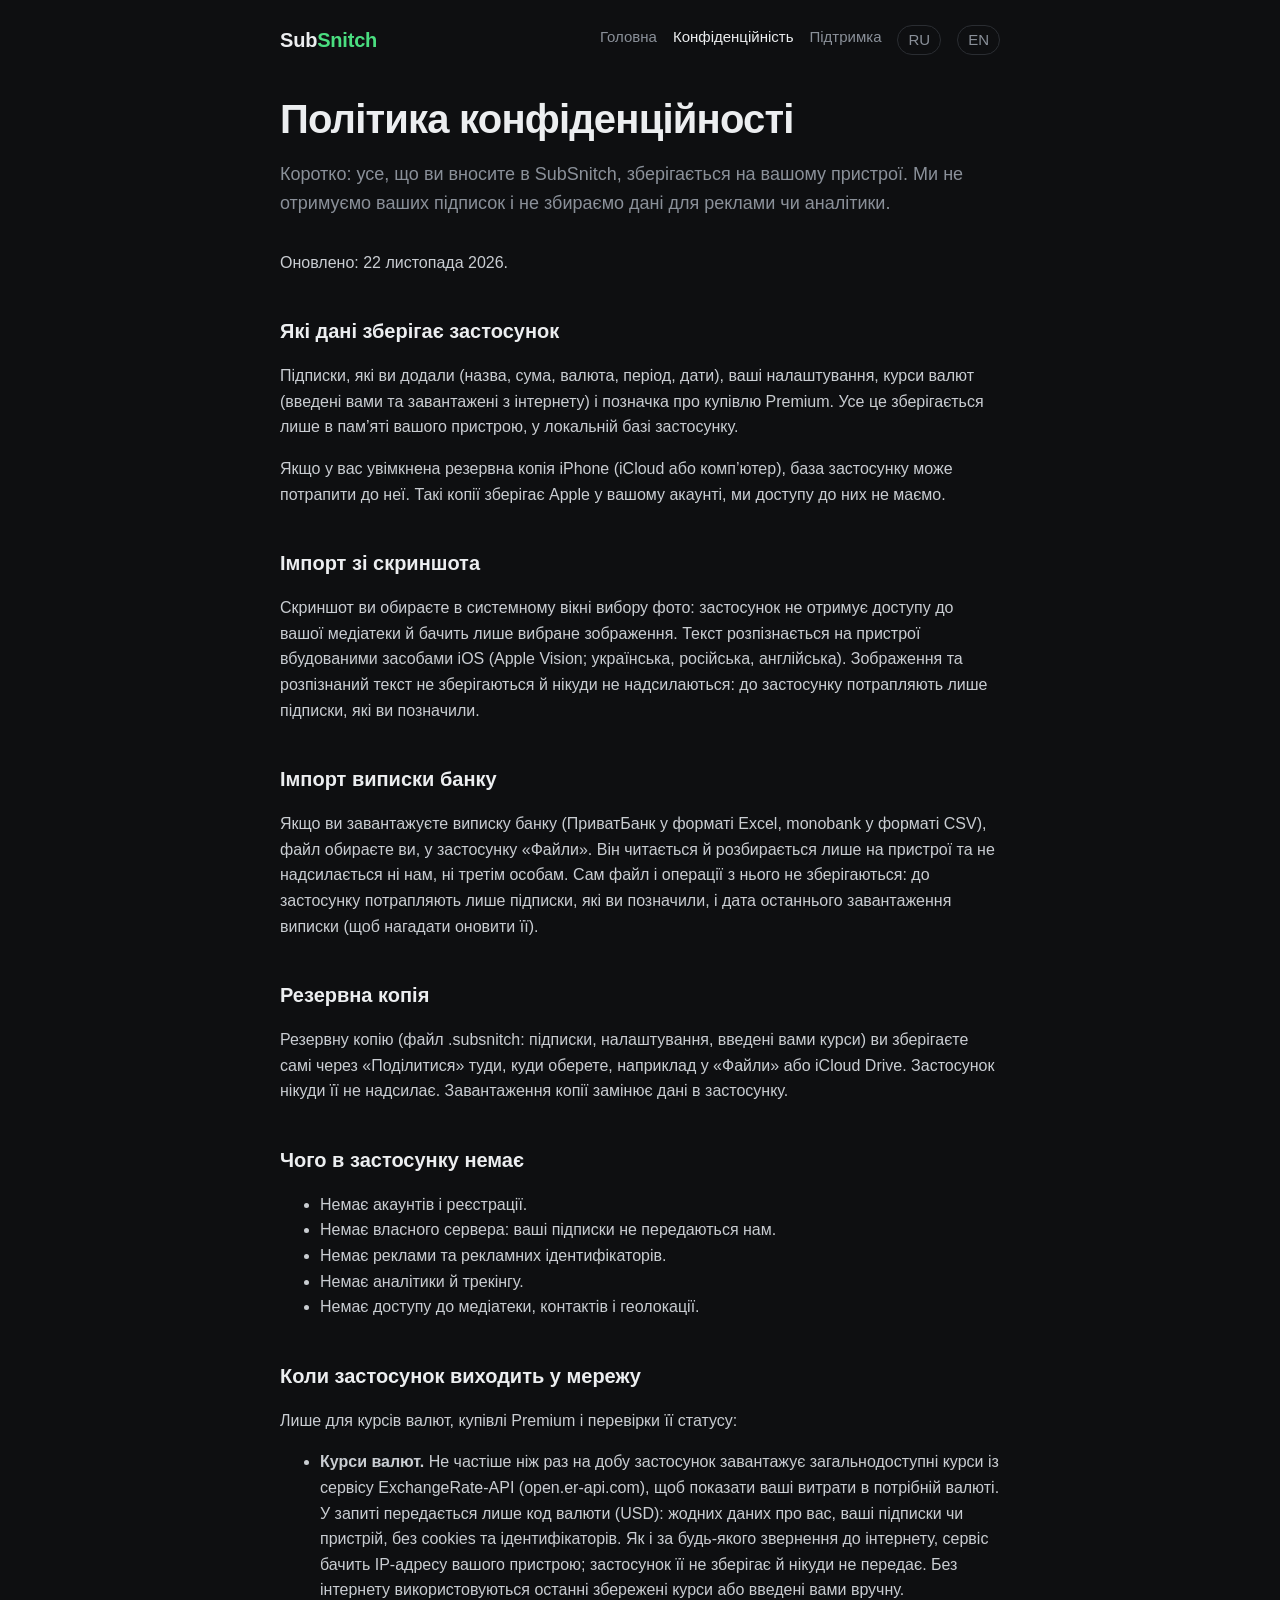
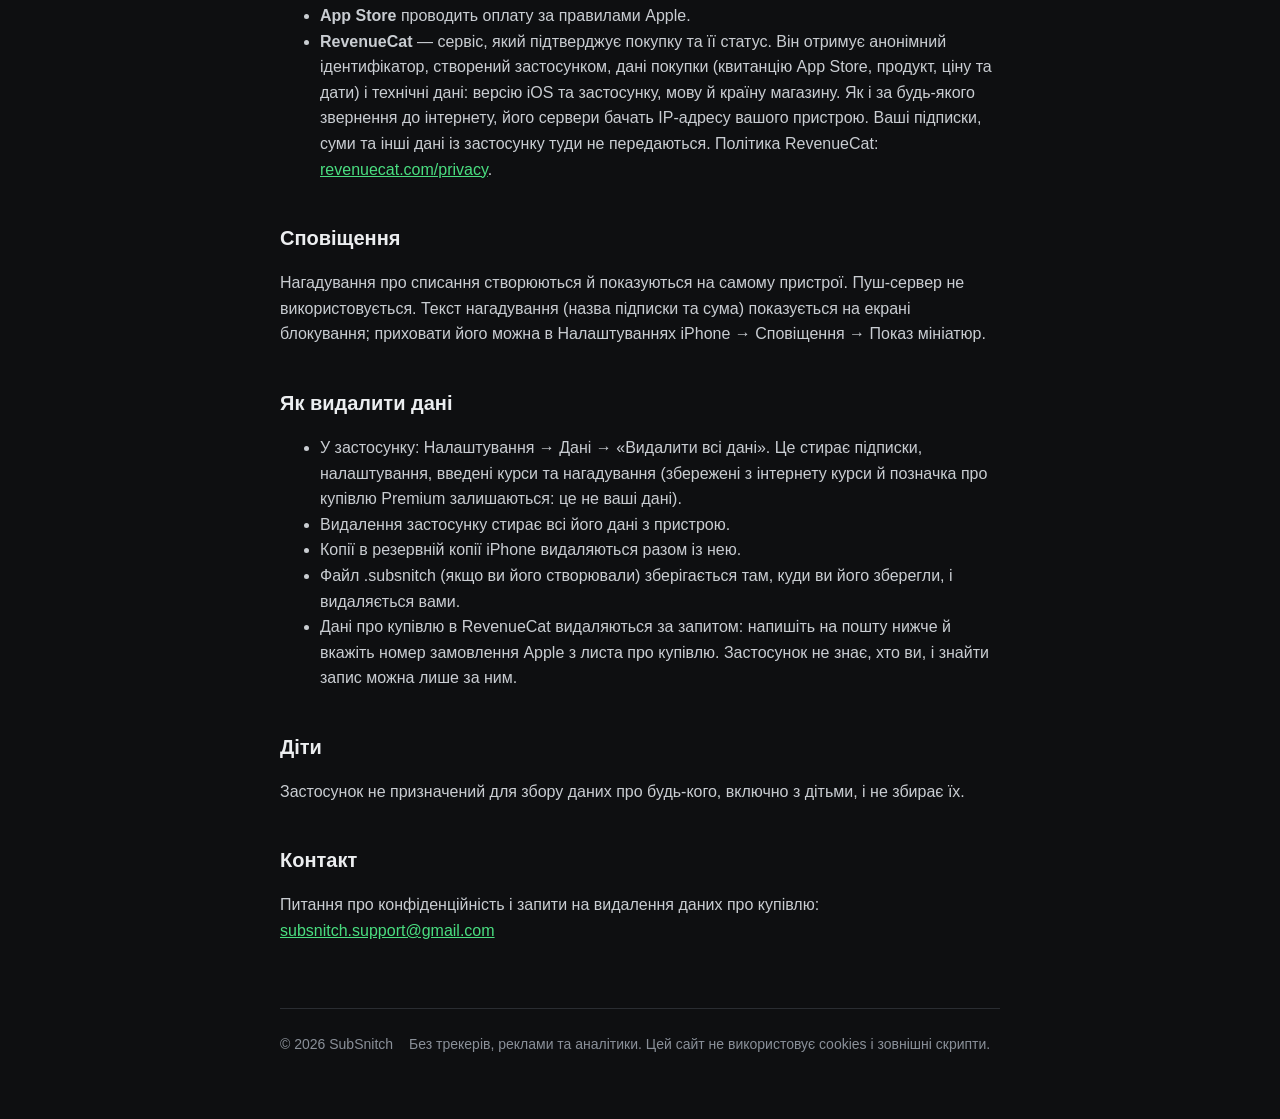
<file: ua/privacy.html>
<!doctype html>
<html lang="uk">
<head>
<meta charset="utf-8">
<meta name="viewport" content="width=device-width, initial-scale=1, viewport-fit=cover">
<meta http-equiv="Content-Security-Policy" content="default-src 'none'; style-src 'self'; img-src 'self' data:; base-uri 'none'; form-action 'none'">
<meta name="referrer" content="no-referrer">
<meta name="description" content="Політика конфіденційності SubSnitch: дані тільки на пристрої.">
<meta name="color-scheme" content="dark">
<title>Політика конфіденційності — SubSnitch</title>
<link rel="stylesheet" href="../style.css">
</head>
<body>
<div class="wrap">
  <header>
    <a class="logo" href="index.html">Sub<span>Snitch</span></a>
    <nav>
      <a href="index.html">Головна</a>
      <a href="privacy.html" aria-current="page">Конфіденційність</a>
      <a href="support.html">Підтримка</a>
      <a class="lang" href="../privacy.html" hreflang="ru">RU</a>
      <a class="lang" href="../en/privacy.html" hreflang="en">EN</a>
    </nav>
  </header>
  <main>
    <h1>Політика конфіденційності</h1>
    <p class="lead">Коротко: усе, що ви вносите в SubSnitch, зберігається на вашому пристрої. Ми не отримуємо ваших підписок і не збираємо дані для реклами чи аналітики.</p>
    <p>Оновлено: 22 листопада 2026.</p>

    <h2>Які дані зберігає застосунок</h2>
    <p>Підписки, які ви додали (назва, сума, валюта, період, дати), ваші налаштування, курси валют (введені вами та завантажені з інтернету) і позначка про купівлю Premium. Усе це зберігається лише в пам’яті вашого пристрою, у локальній базі застосунку.</p>
    <p>Якщо у вас увімкнена резервна копія iPhone (iCloud або комп’ютер), база застосунку може потрапити до неї. Такі копії зберігає Apple у вашому акаунті, ми доступу до них не маємо.</p>

    <h2>Імпорт зі скриншота</h2>
    <p>Скриншот ви обираєте в системному вікні вибору фото: застосунок не отримує доступу до вашої медіатеки й бачить лише вибране зображення. Текст розпізнається на пристрої вбудованими засобами iOS (Apple Vision; українська, російська, англійська). Зображення та розпізнаний текст не зберігаються й нікуди не надсилаються: до застосунку потрапляють лише підписки, які ви позначили.</p>

    <h2>Імпорт виписки банку</h2>
    <p>Якщо ви завантажуєте виписку банку (ПриватБанк у форматі Excel, monobank у форматі CSV), файл обираєте ви, у застосунку «Файли». Він читається й розбирається лише на пристрої та не надсилається ні нам, ні третім особам. Сам файл і операції з нього не зберігаються: до застосунку потрапляють лише підписки, які ви позначили, і дата останнього завантаження виписки (щоб нагадати оновити її).</p>

    <h2>Резервна копія</h2>
    <p>Резервну копію (файл .subsnitch: підписки, налаштування, введені вами курси) ви зберігаєте самі через «Поділитися» туди, куди оберете, наприклад у «Файли» або iCloud Drive. Застосунок нікуди її не надсилає. Завантаження копії замінює дані в застосунку.</p>

    <h2>Чого в застосунку немає</h2>
    <ul>
      <li>Немає акаунтів і реєстрації.</li>
      <li>Немає власного сервера: ваші підписки не передаються нам.</li>
      <li>Немає реклами та рекламних ідентифікаторів.</li>
      <li>Немає аналітики й трекінгу.</li>
      <li>Немає доступу до медіатеки, контактів і геолокації.</li>
    </ul>

    <h2>Коли застосунок виходить у мережу</h2>
    <p>Лише для курсів валют, купівлі Premium і перевірки її статусу:</p>
    <ul>
      <li><strong>Курси валют.</strong> Не частіше ніж раз на добу застосунок завантажує загальнодоступні курси із сервісу ExchangeRate-API (open.er-api.com), щоб показати ваші витрати в потрібній валюті. У запиті передається лише код валюти (USD): жодних даних про вас, ваші підписки чи пристрій, без cookies та ідентифікаторів. Як і за будь-якого звернення до інтернету, сервіс бачить IP-адресу вашого пристрою; застосунок її не зберігає й нікуди не передає. Без інтернету використовуються останні збережені курси або введені вами вручну.</li>
      <li><strong>App Store</strong> проводить оплату за правилами Apple.</li>
      <li><strong>RevenueCat</strong> — сервіс, який підтверджує покупку та її статус. Він отримує анонімний ідентифікатор, створений застосунком, дані покупки (квитанцію App Store, продукт, ціну та дати) і технічні дані: версію iOS та застосунку, мову й країну магазину. Як і за будь-якого звернення до інтернету, його сервери бачать IP-адресу вашого пристрою. Ваші підписки, суми та інші дані із застосунку туди не передаються. Політика RevenueCat: <a href="https://www.revenuecat.com/privacy">revenuecat.com/privacy</a>.</li>
    </ul>

    <h2>Сповіщення</h2>
    <p>Нагадування про списання створюються й показуються на самому пристрої. Пуш-сервер не використовується. Текст нагадування (назва підписки та сума) показується на екрані блокування; приховати його можна в Налаштуваннях iPhone → Сповіщення → Показ мініатюр.</p>

    <h2>Як видалити дані</h2>
    <ul>
      <li>У застосунку: Налаштування → Дані → «Видалити всі дані». Це стирає підписки, налаштування, введені курси та нагадування (збережені з інтернету курси й позначка про купівлю Premium залишаються: це не ваші дані).</li>
      <li>Видалення застосунку стирає всі його дані з пристрою.</li>
      <li>Копії в резервній копії iPhone видаляються разом із нею.</li>
      <li>Файл .subsnitch (якщо ви його створювали) зберігається там, куди ви його зберегли, і видаляється вами.</li>
      <li>Дані про купівлю в RevenueCat видаляються за запитом: напишіть на пошту нижче й вкажіть номер замовлення Apple з листа про купівлю. Застосунок не знає, хто ви, і знайти запис можна лише за ним.</li>
    </ul>

    <h2>Діти</h2>
    <p>Застосунок не призначений для збору даних про будь-кого, включно з дітьми, і не збирає їх.</p>

    <h2>Контакт</h2>
    <p>Питання про конфіденційність і запити на видалення даних про купівлю: <a href="mailto:subsnitch.support@gmail.com">subsnitch.support@gmail.com</a></p>
  </main>
  <footer>
    <span>© 2026 SubSnitch</span>
    <span>Без трекерів, реклами та аналітики. Цей сайт не використовує cookies і зовнішні скрипти.</span>
  </footer>
</div>
</body>
</html>
</file>
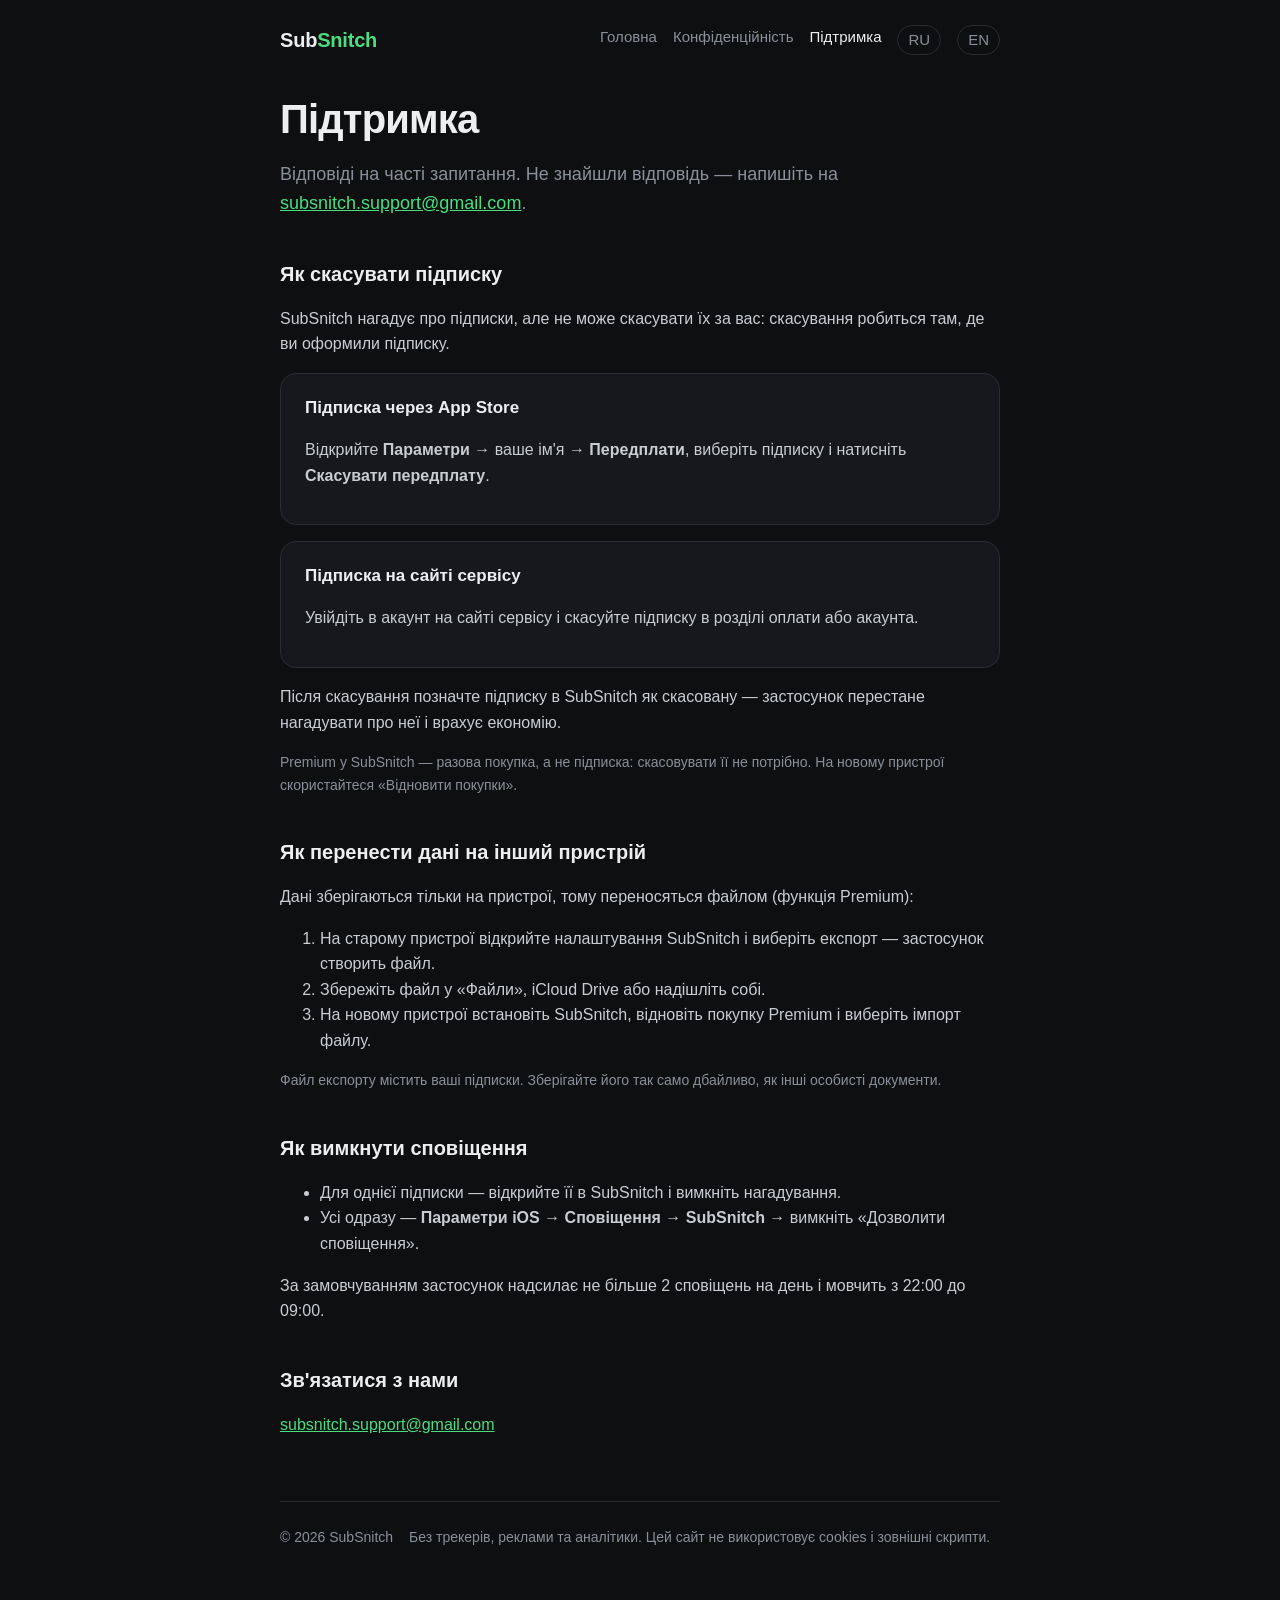
<file: ua/support.html>
<!doctype html>
<html lang="uk">
<head>
<meta charset="utf-8">
<meta name="viewport" content="width=device-width, initial-scale=1, viewport-fit=cover">
<meta http-equiv="Content-Security-Policy" content="default-src 'none'; style-src 'self'; img-src 'self' data:; base-uri 'none'; form-action 'none'">
<meta name="referrer" content="no-referrer">
<meta name="description" content="Допомога щодо SubSnitch: скасування підписок, перенесення даних, сповіщення.">
<meta name="color-scheme" content="dark">
<title>Підтримка — SubSnitch</title>
<link rel="stylesheet" href="../style.css">
</head>
<body>
<div class="wrap">
  <header>
    <a class="logo" href="index.html">Sub<span>Snitch</span></a>
    <nav>
      <a href="index.html">Головна</a>
      <a href="privacy.html">Конфіденційність</a>
      <a href="support.html" aria-current="page">Підтримка</a>
      <a class="lang" href="../support.html" hreflang="ru">RU</a>
      <a class="lang" href="../en/support.html" hreflang="en">EN</a>
    </nav>
  </header>
  <main>
    <h1>Підтримка</h1>
    <p class="lead">Відповіді на часті запитання. Не знайшли відповідь — напишіть на <a href="mailto:subsnitch.support@gmail.com">subsnitch.support@gmail.com</a>.</p>

    <h2>Як скасувати підписку</h2>
    <p>SubSnitch нагадує про підписки, але не може скасувати їх за вас: скасування робиться там, де ви оформили підписку.</p>
    <div class="card">
      <h3>Підписка через App Store</h3>
      <p>Відкрийте <strong>Параметри</strong> → ваше ім'я → <strong>Передплати</strong>, виберіть підписку і натисніть <strong>Скасувати передплату</strong>.</p>
    </div>
    <div class="card">
      <h3>Підписка на сайті сервісу</h3>
      <p>Увійдіть в акаунт на сайті сервісу і скасуйте підписку в розділі оплати або акаунта.</p>
    </div>
    <p>Після скасування позначте підписку в SubSnitch як скасовану — застосунок перестане нагадувати про неї і врахує економію.</p>
    <p class="muted">Premium у SubSnitch — разова покупка, а не підписка: скасовувати її не потрібно. На новому пристрої скористайтеся «Відновити покупки».</p>

    <h2>Як перенести дані на інший пристрій</h2>
    <p>Дані зберігаються тільки на пристрої, тому переносяться файлом (функція Premium):</p>
    <ol>
      <li>На старому пристрої відкрийте налаштування SubSnitch і виберіть експорт — застосунок створить файл.</li>
      <li>Збережіть файл у «Файли», iCloud Drive або надішліть собі.</li>
      <li>На новому пристрої встановіть SubSnitch, відновіть покупку Premium і виберіть імпорт файлу.</li>
    </ol>
    <p class="muted">Файл експорту містить ваші підписки. Зберігайте його так само дбайливо, як інші особисті документи.</p>

    <h2>Як вимкнути сповіщення</h2>
    <ul>
      <li>Для однієї підписки — відкрийте її в SubSnitch і вимкніть нагадування.</li>
      <li>Усі одразу — <strong>Параметри iOS</strong> → <strong>Сповіщення</strong> → <strong>SubSnitch</strong> → вимкніть «Дозволити сповіщення».</li>
    </ul>
    <p>За замовчуванням застосунок надсилає не більше 2 сповіщень на день і мовчить з 22:00 до 09:00.</p>

    <h2>Зв'язатися з нами</h2>
    <p><a href="mailto:subsnitch.support@gmail.com">subsnitch.support@gmail.com</a></p>
  </main>
  <footer>
    <span>© 2026 SubSnitch</span>
    <span>Без трекерів, реклами та аналітики. Цей сайт не використовує cookies і зовнішні скрипти.</span>
  </footer>
</div>
</body>
</html>
</file>
<file: style.css>
:root {
  --bg: #0E0F11;
  --card: #16181B;
  --border: #2A2D32;
  --accent: #4ADE80;
  --warn: #F5A524;
  --muted: #8A9099;
  --text: #ECEEF0;
  color-scheme: dark;
}
* { box-sizing: border-box; }
html { -webkit-text-size-adjust: 100%; }
body {
  margin: 0;
  background: var(--bg);
  color: var(--text);
  font: 16px/1.6 Inter, -apple-system, BlinkMacSystemFont, "Segoe UI", Roboto, "Helvetica Neue", Arial, sans-serif;
  padding: 0 16px;
}
.wrap { max-width: 720px; margin: 0 auto; padding-block: 24px 64px; }
header { display: flex; align-items: center; justify-content: space-between; gap: 16px; flex-wrap: wrap; margin-bottom: 40px; }
.logo { font-weight: 700; font-size: 20px; color: var(--text); text-decoration: none; letter-spacing: -0.01em; }
.logo span { color: var(--accent); }
nav { display: flex; gap: 16px; flex-wrap: wrap; font-size: 15px; }
nav a { color: var(--muted); text-decoration: none; }
nav a:hover, nav a[aria-current="page"] { color: var(--text); }
.lang { border: 1px solid var(--border); border-radius: 999px; padding: 2px 10px; }
h1 { font-size: clamp(28px, 6vw, 40px); line-height: 1.15; letter-spacing: -0.02em; margin: 0 0 16px; }
h2 { font-size: 20px; margin: 40px 0 12px; }
h3 { font-size: 17px; margin: 24px 0 8px; }
p, li { color: #C9CDD2; }
a { color: var(--accent); }
.lead { font-size: 18px; color: var(--muted); margin-bottom: 32px; }
.card { background: var(--card); border: 1px solid var(--border); border-radius: 16px; padding: 20px 24px; margin: 16px 0; }
.card h3 { margin-top: 0; }
.grid { display: grid; grid-template-columns: repeat(auto-fit, minmax(200px, 1fr)); gap: 12px; }
.grid .card { margin: 0; }
.draft { background: rgba(245, 165, 36, 0.1); border: 1px solid var(--warn); color: var(--warn); border-radius: 12px; padding: 12px 16px; margin-bottom: 24px; font-weight: 600; }
.muted { color: var(--muted); font-size: 14px; }
code { background: var(--card); border: 1px solid var(--border); border-radius: 6px; padding: 1px 6px; font-size: 0.92em; }
footer { margin-top: 64px; padding-top: 24px; border-top: 1px solid var(--border); color: var(--muted); font-size: 14px; display: flex; gap: 16px; flex-wrap: wrap; }
footer a { color: var(--muted); }
</file>
